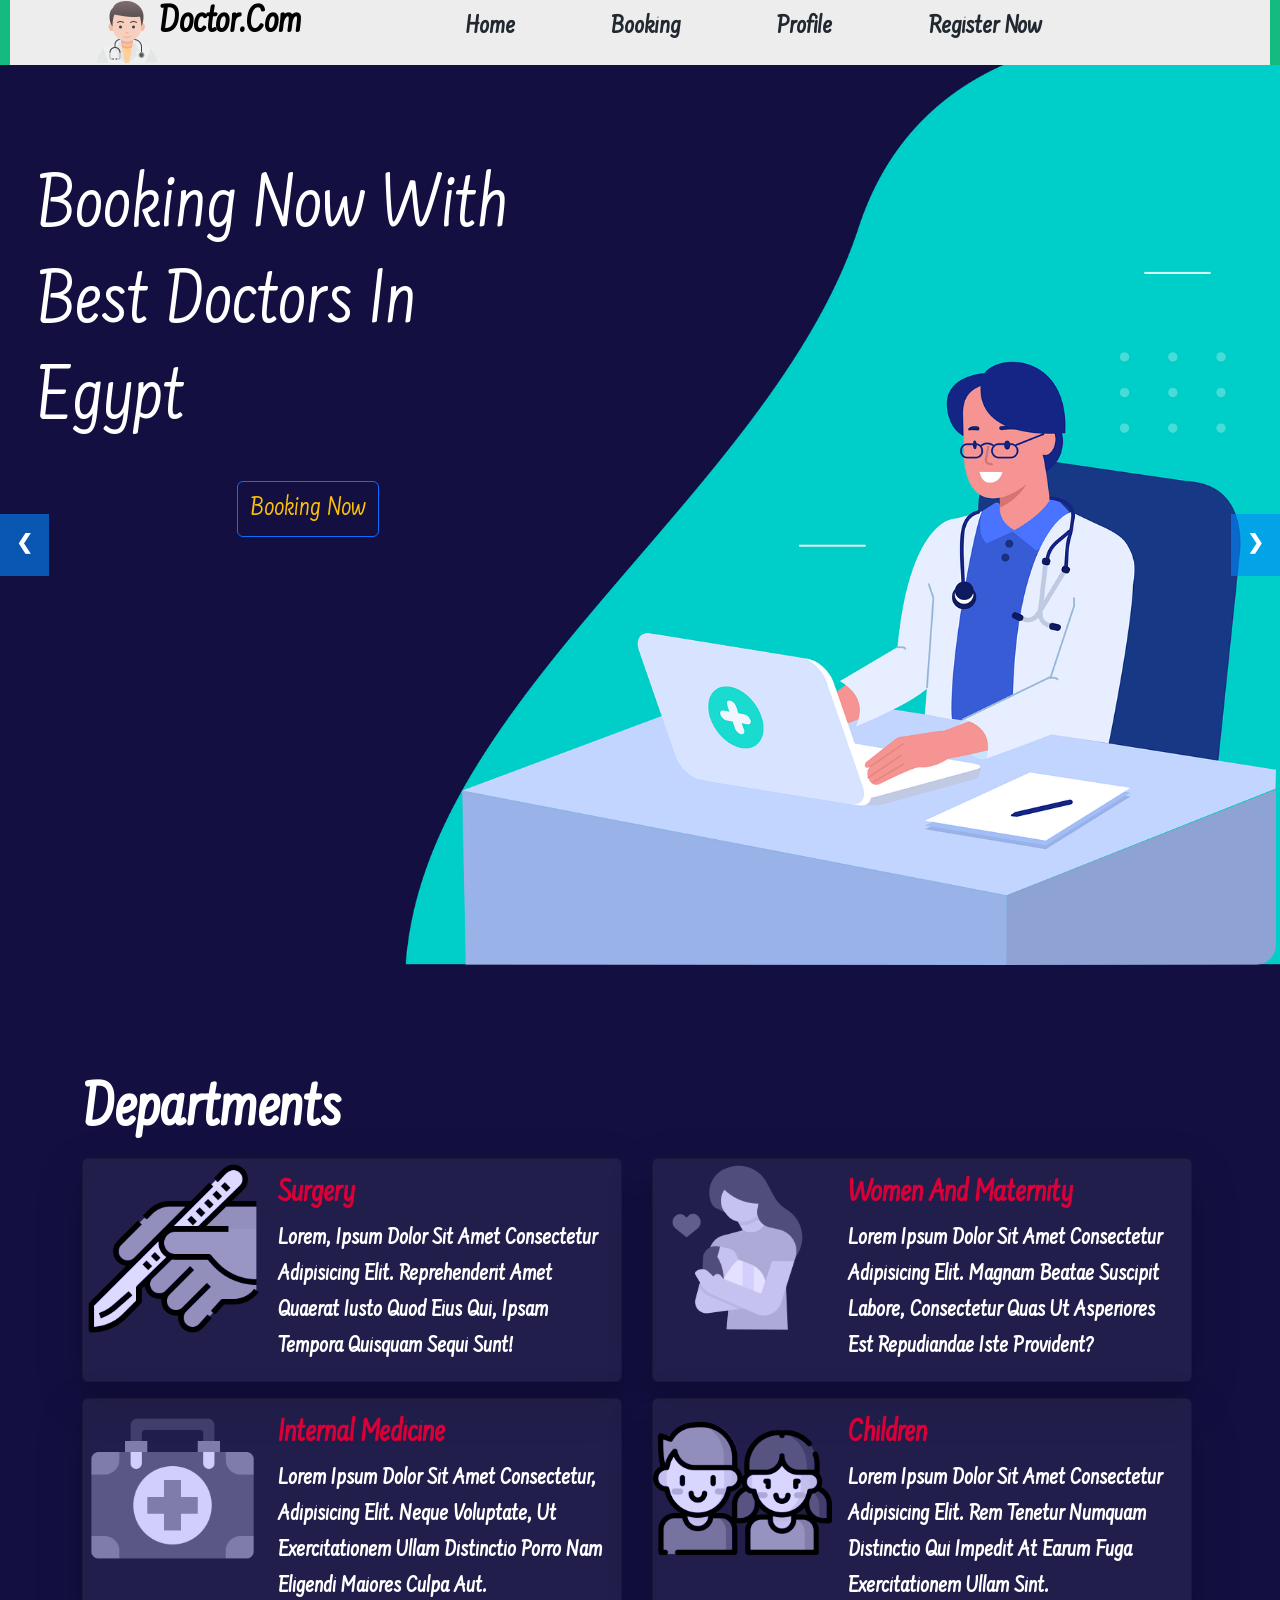
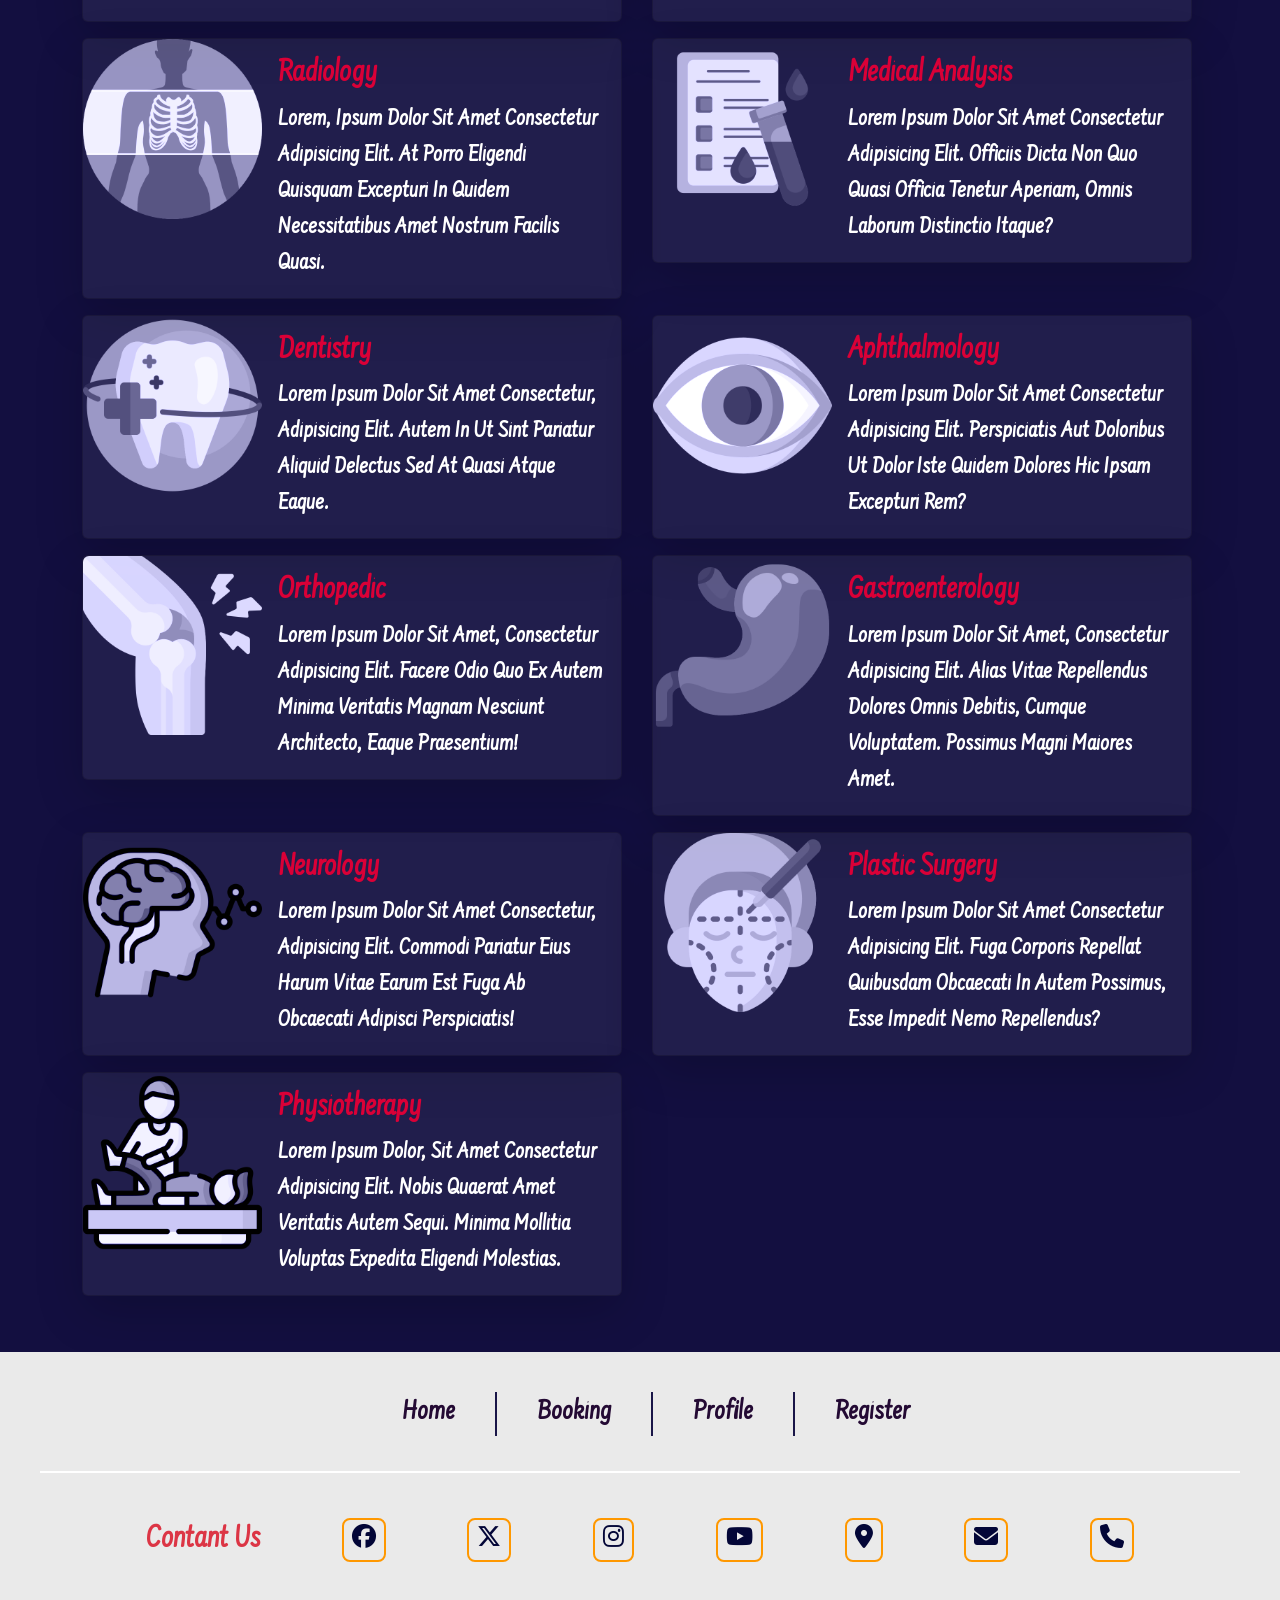
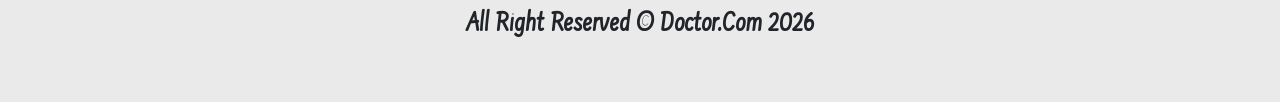
<file: index.html>
<!DOCTYPE html>
<html lang="en">

<head>
    <meta charset="UTF-8">
    <meta name="viewport" content="width=device-width, initial-scale=1.0">
    <title>Doctor.Com</title>
    <link rel="shortcut icon" href="./img/doctor.png" type="image/x-icon">
    <!-- Start CSS Style -->
    <link rel="stylesheet" href="https://cdnjs.cloudflare.com/ajax/libs/font-awesome/6.5.1/css/all.min.css"
        integrity="sha512-DTOQO9RWCH3ppGqcWaEA1BIZOC6xxalwEsw9c2QQeAIftl+Vegovlnee1c9QX4TctnWMn13TZye+giMm8e2LwA=="
        crossorigin="anonymous" referrerpolicy="no-referrer" />
    <link rel="stylesheet" href="https://cdnjs.cloudflare.com/ajax/libs/animate.css/4.1.1/animate.min.css"
        integrity="sha512-c42qTSw/wPZ3/5LBzD+Bw5f7bSF2oxou6wEb+I/lqeaKV5FDIfMvvRp772y4jcJLKuGUOpbJMdg/BTl50fJYAw=="
        crossorigin="anonymous" referrerpolicy="no-referrer" />
    <link href="https://cdn.jsdelivr.net/npm/bootstrap@5.3.3/dist/css/bootstrap.min.css" rel="stylesheet"
        integrity="sha384-QWTKZyjpPEjISv5WaRU9OFeRpok6YctnYmDr5pNlyT2bRjXh0JMhjY6hW+ALEwIH" crossorigin="anonymous">
    <link rel="stylesheet" href="./css/master.css">
    <!-- End CSS Style -->
</head>

<body>
    <!-- Start Navbar  -->
    <nav>
        <div class="logo-website d-flex">
            <img src="./img/doctor.png" alt="doctor">
            <h1 class=" fw-bold text-black">doctor.com</h1>
        </div><!-- logo-website -->

        <span class="btn btn-primary menu-btn" id="menu-btn">
            <i class="fa-solid fa-bars fa-lg"></i>
        </span><!-- menu-btn -->

        <ul class="nav-links" id="menu-list">
            <li class="nav-link"><a href="./index.html">home</a></li>
            <li class="nav-link"><a href="./Booking.html">Booking</a></li>
            <li class="nav-link"><a href="#">profile</a></li>
            <li class="nav-link"><a href="#">register now</a></li>
            <li class="nav-link"><button type="button"
                    class="btn btn-outline-danger button-close fw-bolder  position-absolute top-0 end-0 mt-1 me-1"
                    id="btn-close"><i class="fa-solid fa-circle-xmark"></i></button></li>
        </ul><!-- nav-links -->
    </nav>
    <!-- End Navbar  -->
    <!-- Start Header -->
    <header>
        <div class="slide-contents">
            <div class="slide">
                <div class="row">
                    <div
                        class="col-md-6 position-absolute z-2 mt-5 p-5 d-flex justify-content-center align-items-center flex-column">
                        <h2 class="display-1 text-white">booking now with best doctors in egypt</h2>
                        <a href="./Booking.html" class="btn mt-4 btn-outline-primary text-warning fs-3">booking now</a>
                    </div>
                </div>
            </div><!-- Slide 01 -->
            <div class="slide">
                <div class="row">
                    <div
                        class="col-md-6 position-absolute z-2 mt-5 p-5 d-flex justify-content-center align-items-center flex-column">
                        <h2 class=" display-1 text-white">Now know your health condition through Doctor.com</h2>
                        <a href="#" class="btn mt-4 btn-outline-primary text-warning fs-3">profile</a>
                    </div>
                </div>
            </div><!-- Slide 02 -->
            <div class="slide">
                <div class="row">
                    <div
                        class="col-md-6 position-absolute z-2 mt-5 p-5 d-flex justify-content-center align-items-center flex-column">
                        <h2 class="display-1 text-white">departments of community</h2>
                        <div class="row gap-3">
                            <div class="col-2">
                                <img src="./img/surgery.png" class="img-fluid rounded mx-auto d-block" alt="...">
                            </div>
                            <div class="col-2">
                                <img src="./img/mother.png" class="img-fluid rounded mx-auto d-block" alt="...">
                            </div>
                            <div class="col-2">
                                <img src="./img/first-aid-kit.png" class="img-fluid rounded mx-auto d-block" alt="...">
                            </div>
                            <div class="col-2">
                                <img src="./img/children.png" class="img-fluid rounded mx-auto d-block" alt="...">
                            </div>
                            <div class="col-2">
                                <img src="./img/x-ray.png" class="img-fluid rounded mx-auto d-block" alt="...">
                            </div>
                            <div class="col-2">
                                <img src="./img/blood-analysis.png" class="img-fluid rounded mx-auto d-block" alt="...">
                            </div>
                            <div class="col-2">
                                <img src="./img/dentistry.png" class="img-fluid rounded mx-auto d-block" alt="...">
                            </div>
                            <div class="col-2">
                                <img src="./img/eye.png" class="img-fluid rounded mx-auto d-block" alt="...">
                            </div>
                            <div class="col-2">
                                <img src="./img/arthritis.png" class="img-fluid rounded mx-auto d-block" alt="...">
                            </div>
                            <div class="col-2">
                                <img src="./img/stomach.png" class="img-fluid rounded mx-auto d-block" alt="...">
                            </div>
                            <div class="col-2">
                                <img src="./img/neurology.png" class="img-fluid rounded mx-auto d-block" alt="...">
                            </div>
                            <div class="col-2">
                                <img src="./img/face-marking.png" class="img-fluid rounded mx-auto d-block" alt="...">
                            </div>
                            <div class="col-2">
                                <img src="./img/physical-therapy.png" class="img-fluid rounded mx-2 d-block" alt="...">
                            </div>
                        </div>
                    </div>
                </div>
            </div><!-- Slide 03 -->
            <div class="slide mt-5">
                <div class="row mt-5">
                    <div
                        class="col-md-6 position-absolute z-2 mt-5 p-5 d-flex justify-content-center align-items-center flex-column">
                        <h2 class="display-1 text-white">register now with us</h2>
                        <a href="#" class="btn mt-4 btn-outline-primary text-warning fs-3">register now</a>
                    </div>
                </div>
            </div><!-- Slide 04 -->
            <!-- Add more slide as i needed -->
            <a class="prev" onclick="previousSlides()">&#10094;</a>
            <a class="next" onclick="nextSlides()">&#10095;</a>
        </div><!-- slide-contents -->
    </header>
    <!-- End Header -->
    <!-- Start Main-contents -->
    <main>

        <section class="container mt-5">
            <h2 class=" fw-bolder display-3 text-white">departments</h2>
            <div class="row">
                <div class="col-md-6 col-sm-12">
                    <div class="card mb-3 shadow-lg" style="max-width: 540px;">
                        <div class="row g-0">
                            <div class="col-4">
                                <img src="./img/surgery.png" class="img-fluid rounded-start" alt="...">
                            </div>
                            <div class="col-md-8">
                                <div class="card-body">
                                    <h5 class="card-title fs-2 fw-bold text-white">surgery</h5>
                                    <p class="card-text text-white">Lorem, ipsum dolor sit amet consectetur adipisicing
                                        elit.
                                        Reprehenderit amet quaerat iusto quod eius qui, ipsam tempora quisquam sequi
                                        sunt!</p>
                                </div>
                            </div>
                        </div>
                    </div>
                </div>

                <div class="col-md-6 col-sm-12">
                    <div class="card mb-3 shadow-lg" style="max-width: 540px;">
                        <div class="row g-0">
                            <div class="col-4">
                                <img src="./img/mother.png" class="img-fluid rounded-start" alt="...">
                            </div>
                            <div class="col-md-8">
                                <div class="card-body">
                                    <h5 class="card-title fs-2 fw-bold text-white">women and maternity</h5>
                                    <p class="card-text text-white">Lorem ipsum dolor sit amet consectetur adipisicing
                                        elit. Magnam
                                        beatae suscipit labore, consectetur quas ut asperiores est repudiandae iste
                                        provident?</p>
                                </div>
                            </div>
                        </div>
                    </div>
                </div>

                <div class="col-md-6 col-sm-12">
                    <div class="card mb-3 shadow-lg" style="max-width: 540px;">
                        <div class="row g-0">
                            <div class="col-4">
                                <img src="./img/first-aid-kit.png" class="img-fluid rounded-start" alt="...">
                            </div>
                            <div class="col-md-8">
                                <div class="card-body">
                                    <h5 class="card-title fs-2 fw-bold text-white">internal medicine</h5>
                                    <p class="card-text text-white">Lorem ipsum dolor sit amet consectetur, adipisicing
                                        elit. Neque
                                        voluptate, ut exercitationem ullam distinctio porro nam eligendi maiores culpa
                                        aut.</p>
                                </div>
                            </div>
                        </div>
                    </div>
                </div>

                <div class="col-md-6 col-sm-12">
                    <div class="card mb-3 shadow-lg" style="max-width: 540px;">
                        <div class="row g-0">
                            <div class="col-4">
                                <img src="./img/children.png" class="img-fluid rounded-start" alt="...">
                            </div>
                            <div class="col-md-8">
                                <div class="card-body">
                                    <h5 class="card-title fs-2 fw-bold text-white">children</h5>
                                    <p class="card-text text-white">Lorem ipsum dolor sit amet consectetur adipisicing
                                        elit. Rem
                                        tenetur numquam distinctio qui impedit at earum fuga exercitationem ullam sint.
                                    </p>
                                </div>
                            </div>
                        </div>
                    </div>
                </div>

                <div class="col-md-6 col-sm-12">
                    <div class="card mb-3 shadow-lg" style="max-width: 540px;">
                        <div class="row g-0">
                            <div class="col-4">
                                <img src="./img/x-ray.png" class="img-fluid rounded-start" alt="...">
                            </div>
                            <div class="col-md-8">
                                <div class="card-body">
                                    <h5 class="card-title fs-2 fw-bold text-white">radiology</h5>
                                    <p class="card-text text-white">Lorem, ipsum dolor sit amet consectetur adipisicing
                                        elit. At
                                        porro eligendi quisquam excepturi in quidem necessitatibus amet nostrum facilis
                                        quasi.</p>
                                </div>
                            </div>
                        </div>
                    </div>
                </div>

                <div class="col-md-6 col-sm-12">
                    <div class="card mb-3 shadow-lg" style="max-width: 540px;">
                        <div class="row g-0">
                            <div class="col-4">
                                <img src="./img/blood-analysis.png" class="img-fluid rounded-start" alt="...">
                            </div>
                            <div class="col-md-8">
                                <div class="card-body">
                                    <h5 class="card-title fs-2 fw-bold text-white">medical analysis</h5>
                                    <p class="card-text text-white">Lorem ipsum dolor sit amet consectetur adipisicing
                                        elit.
                                        Officiis dicta non quo quasi officia tenetur aperiam, omnis laborum distinctio
                                        itaque?</p>
                                </div>
                            </div>
                        </div>
                    </div>
                </div>

                <div class="col-md-6 col-sm-12">
                    <div class="card mb-3 shadow-lg" style="max-width: 540px;">
                        <div class="row g-0">
                            <div class="col-4">
                                <img src="./img/dentistry.png" class="img-fluid rounded-start" alt="...">
                            </div>
                            <div class="col-md-8">
                                <div class="card-body">
                                    <h5 class="card-title fs-2 fw-bold text-white">dentistry</h5>
                                    <p class="card-text text-white">Lorem ipsum dolor sit amet consectetur, adipisicing
                                        elit. Autem
                                        in ut sint pariatur aliquid delectus sed at quasi atque eaque.</p>
                                </div>
                            </div>
                        </div>
                    </div>
                </div>

                <div class="col-md-6 col-sm-12">
                    <div class="card mb-3 shadow-lg" style="max-width: 540px;">
                        <div class="row g-0">
                            <div class="col-4">
                                <img src="./img/eye.png" class="img-fluid rounded-start" alt="...">
                            </div>
                            <div class="col-md-8">
                                <div class="card-body">
                                    <h5 class="card-title fs-2 fw-bold text-white">aphthalmology</h5>
                                    <p class="card-text text-white">Lorem ipsum dolor sit amet consectetur adipisicing
                                        elit.
                                        Perspiciatis aut doloribus ut dolor iste quidem dolores hic ipsam excepturi rem?
                                    </p>
                                </div>
                            </div>
                        </div>
                    </div>
                </div>

                <div class="col-md-6 col-sm-12">
                    <div class="card mb-3 shadow-lg" style="max-width: 540px;">
                        <div class="row g-0">
                            <div class="col-4">
                                <img src="./img/arthritis.png" class="img-fluid rounded-start" alt="...">
                            </div>
                            <div class="col-md-8">
                                <div class="card-body">
                                    <h5 class="card-title fs-2 fw-bold text-white">orthopedic</h5>
                                    <p class="card-text text-white">Lorem ipsum dolor sit amet, consectetur adipisicing
                                        elit.
                                        Facere odio quo ex autem minima veritatis magnam nesciunt architecto, eaque
                                        praesentium!</p>
                                </div>
                            </div>
                        </div>
                    </div>
                </div>

                <div class="col-md-6 col-sm-12">
                    <div class="card mb-3 shadow-lg" style="max-width: 540px;">
                        <div class="row g-0">
                            <div class="col-4">
                                <img src="./img/stomach.png" class="img-fluid rounded-start" alt="...">
                            </div>
                            <div class="col-md-8">
                                <div class="card-body">
                                    <h5 class="card-title fs-2 fw-bold text-white">gastroenterology</h5>
                                    <p class="card-text text-white">Lorem ipsum dolor sit amet, consectetur adipisicing
                                        elit. Alias
                                        vitae repellendus dolores omnis debitis, cumque voluptatem. Possimus magni
                                        maiores amet.</p>
                                </div>
                            </div>
                        </div>
                    </div>
                </div>

                <div class="col-md-6 col-sm-12">
                    <div class="card mb-3 shadow-lg" style="max-width: 540px;">
                        <div class="row g-0">
                            <div class="col-4">
                                <img src="./img/neurology.png" class="img-fluid rounded-start" alt="...">
                            </div>
                            <div class="col-md-8">
                                <div class="card-body">
                                    <h5 class="card-title fs-2 fw-bold text-white">neurology</h5>
                                    <p class="card-text text-white">Lorem ipsum dolor sit amet consectetur, adipisicing
                                        elit.
                                        Commodi pariatur eius harum vitae earum est fuga ab obcaecati adipisci
                                        perspiciatis!</p>
                                </div>
                            </div>
                        </div>
                    </div>
                </div>

                <div class="col-md-6 col-sm-12">
                    <div class="card mb-3 shadow-lg" style="max-width: 540px;">
                        <div class="row g-0">
                            <div class="col-4">
                                <img src="./img/face-marking.png" class="img-fluid rounded-start" alt="...">
                            </div>
                            <div class="col-md-8">
                                <div class="card-body">
                                    <h5 class="card-title fs-2 fw-bold text-white">plastic surgery</h5>
                                    <p class="card-text text-white">Lorem ipsum dolor sit amet consectetur adipisicing
                                        elit. Fuga
                                        corporis repellat quibusdam obcaecati in autem possimus, esse impedit nemo
                                        repellendus?</p>
                                </div>
                            </div>
                        </div>
                    </div>
                </div>

                <div class="col-md-6 col-sm-12">
                    <div class="card mb-3 shadow-lg" style="max-width: 540px;">
                        <div class="row g-0">
                            <div class="col-4">
                                <img src="./img/physical-therapy.png" class="img-fluid rounded-start" alt="...">
                            </div>
                            <div class="col-md-8">
                                <div class="card-body">
                                    <h5 class="card-title fs-2 fw-bold text-white">physiotherapy</h5>
                                    <p class="card-text text-white">Lorem ipsum dolor, sit amet consectetur adipisicing
                                        elit. Nobis
                                        quaerat amet veritatis autem sequi. Minima mollitia voluptas expedita eligendi
                                        molestias.</p>
                                </div>
                            </div>
                        </div>
                    </div>
                </div>
            </div>
        </section>
    </main>


    <!-- Start Footer -->
    <footer>
        <nav class="navFooter">
            <ul>
                <li><a href="./index.html">Home</a></li>
                <li><a href="./Booking.html">Booking</a></li>
                <li><a href="#">profile</a></li>
                <li><a href="#">register</a></li>
            </ul>
        </nav><!-- navFooter -->
        <ul class="icons">
            <li class="text-danger fs-2 fw-bold">contant us</li>
            <li><a href="#"><i class="fa-brands fa-facebook"></i></a></li>
            <li><a href="#"><i class="fa-brands fa-x-twitter"></i></a></li>
            <li><a href="#"><i class="fa-brands fa-instagram"></i></a></li>
            <li><a href="#"><i class="fa-brands fa-youtube"></i></a></li>
            <li><a href="https://maps.app.goo.gl/2qenQ4BpMGwGyyDz8"><i class="fa-solid fa-location-dot"></i></a></li>
            <li><a href="mailto:mkids1140@gmail.com"><i class="fa-solid fa-envelope"></i></a></li>
            <li><a href="tel:+201026055047"><i class="fa-solid fa-phone"></i></a></li>
        </ul>
        <p class="text-center fs-3 text-dark">all right reserved &copy; doctor.com <span id="current-year"></span></p>
    </footer>
    <!-- End Footer -->
    <!-- Start JS Files -->
    <script src="https://cdn.jsdelivr.net/npm/bootstrap@5.3.3/dist/js/bootstrap.bundle.min.js"
        integrity="sha384-YvpcrYf0tY3lHB60NNkmXc5s9fDVZLESaAA55NDzOxhy9GkcIdslK1eN7N6jIeHz"
        crossorigin="anonymous"></script>
    <script src="./js/main.js"></script>
    <!-- End JS Files -->

</body>

</html>
</file>
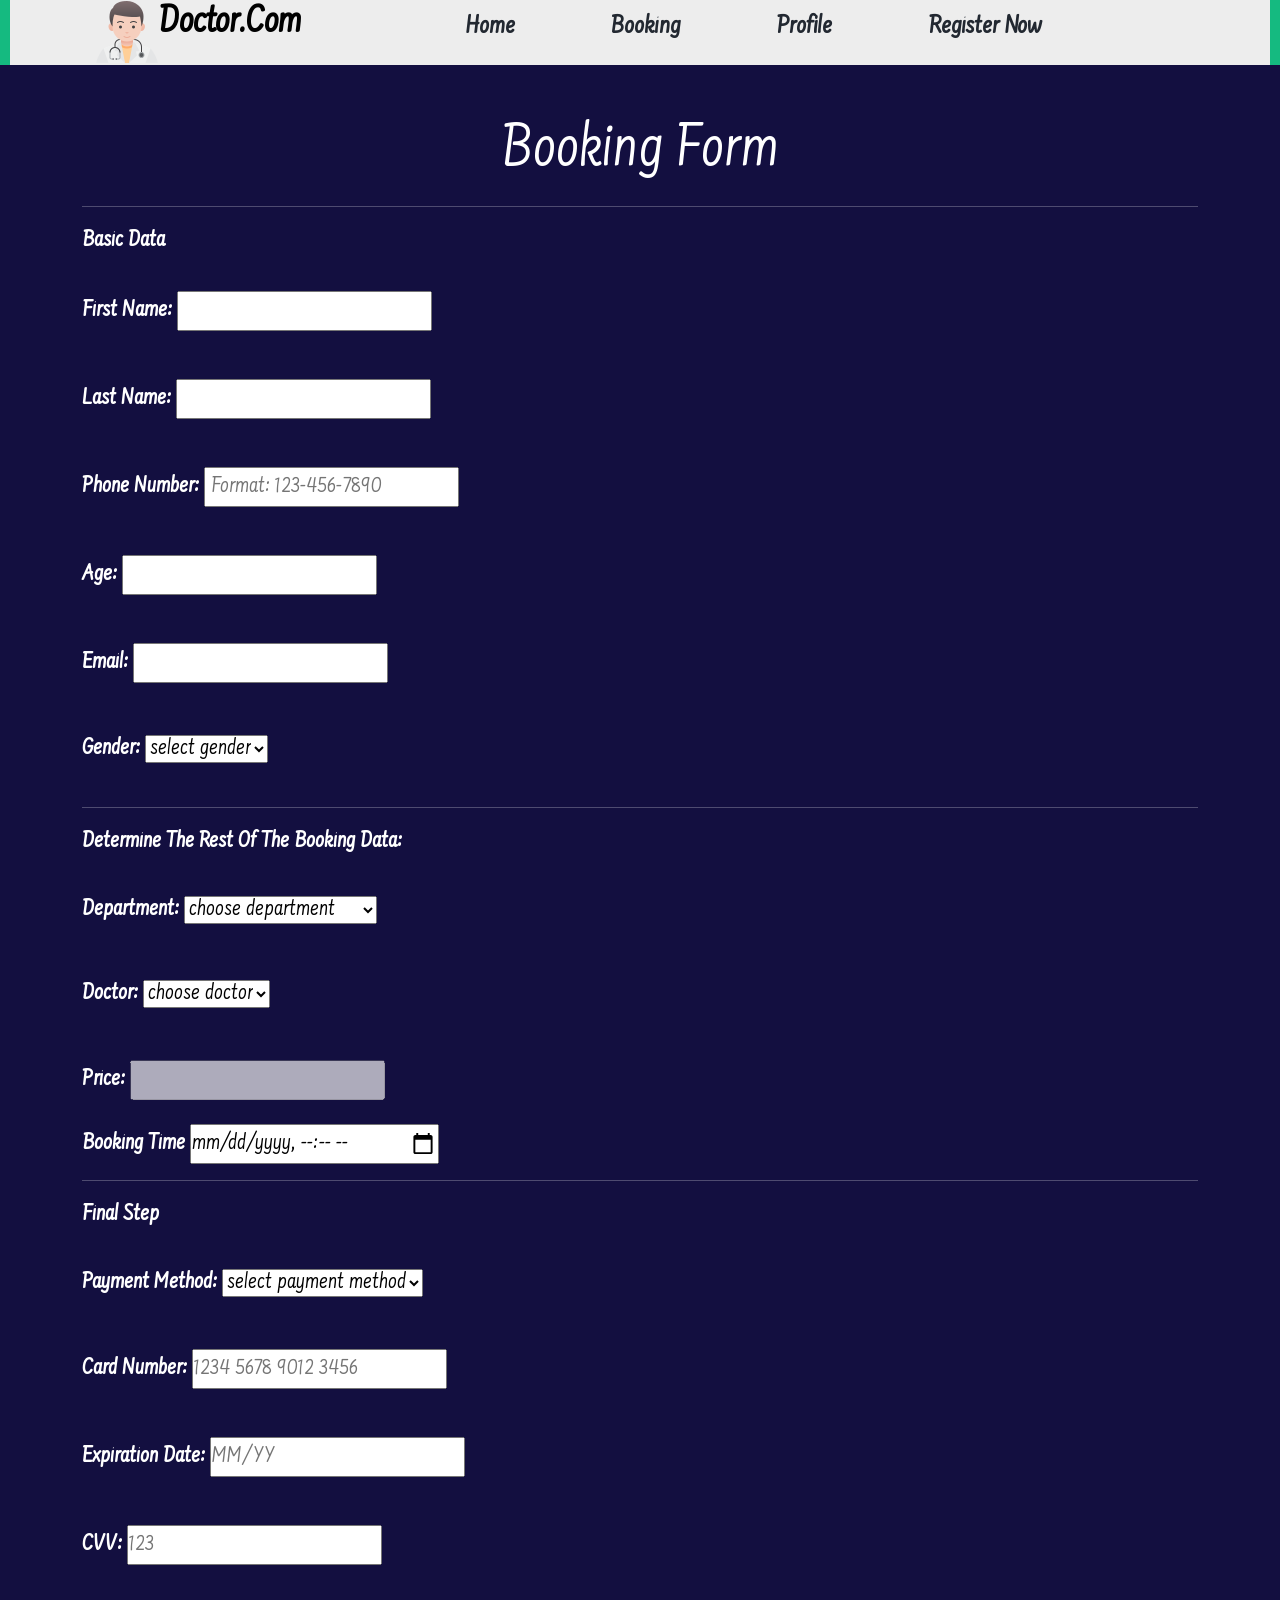
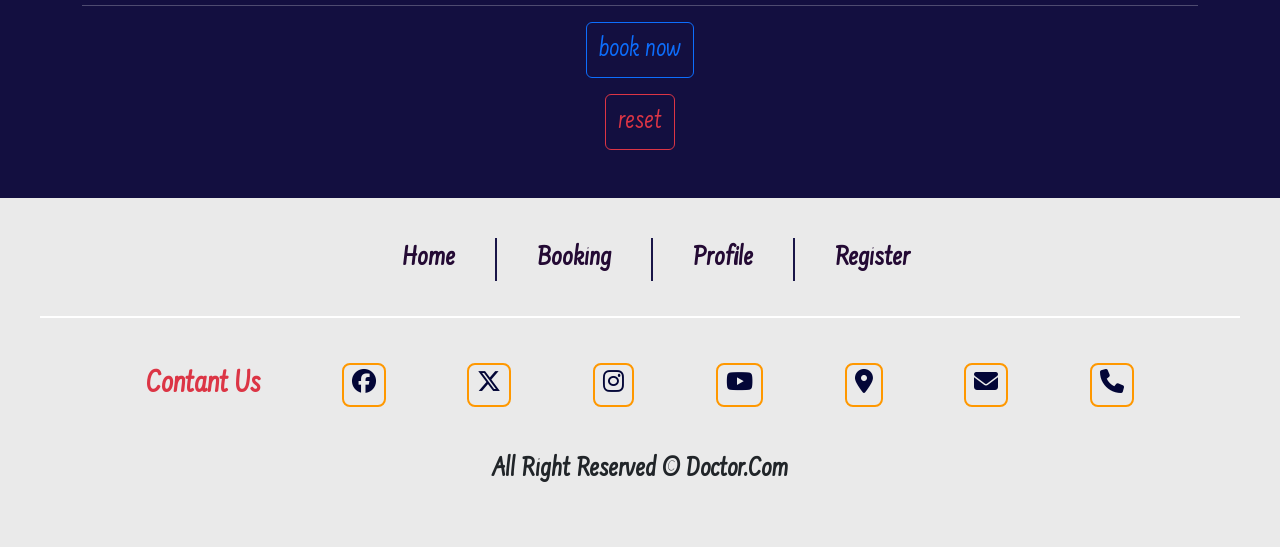
<file: Booking.html>
<!DOCTYPE html>
<html lang="en">

<head>
    <meta charset="UTF-8">
    <meta name="viewport" content="width=device-width, initial-scale=1.0">
    <title>Booking</title>
    <link rel="shortcut icon" href="./img/doctor.png" type="image/x-icon">
    <!-- Start CSS Style -->
    <link rel="stylesheet" href="https://cdnjs.cloudflare.com/ajax/libs/font-awesome/6.5.1/css/all.min.css"
        integrity="sha512-DTOQO9RWCH3ppGqcWaEA1BIZOC6xxalwEsw9c2QQeAIftl+Vegovlnee1c9QX4TctnWMn13TZye+giMm8e2LwA=="
        crossorigin="anonymous" referrerpolicy="no-referrer" />
    <link rel="stylesheet" href="https://cdnjs.cloudflare.com/ajax/libs/animate.css/4.1.1/animate.min.css"
        integrity="sha512-c42qTSw/wPZ3/5LBzD+Bw5f7bSF2oxou6wEb+I/lqeaKV5FDIfMvvRp772y4jcJLKuGUOpbJMdg/BTl50fJYAw=="
        crossorigin="anonymous" referrerpolicy="no-referrer" />
    <link href="https://cdn.jsdelivr.net/npm/bootstrap@5.3.3/dist/css/bootstrap.min.css" rel="stylesheet"
        integrity="sha384-QWTKZyjpPEjISv5WaRU9OFeRpok6YctnYmDr5pNlyT2bRjXh0JMhjY6hW+ALEwIH" crossorigin="anonymous">
    <link rel="stylesheet" href="./css/master.css">
    <!-- End CSS Style -->
</head>

<body>
    <!-- Start Navbar  -->
    <nav>
        <div class="logo-website d-flex">
            <img src="./img/doctor.png" alt="doctor">
            <h1 class=" fw-bold text-black">doctor.com</h1>
        </div><!-- logo-website -->

        <span class="btn btn-primary menu-btn" id="menu-btn">
            <i class="fa-solid fa-bars fa-lg"></i>
        </span><!-- menu-btn -->

        <ul class="nav-links" id="menu-list">
            <li class="nav-link"><a href="./index.html">home</a></li>
            <li class="nav-link"><a href="./Booking.html">Booking</a></li>
            <li class="nav-link"><a href="#">profile</a></li>
            <li class="nav-link"><a href="#">register now</a></li>
            <li class="nav-link"><button type="button"
                    class="btn btn-outline-danger button-close fw-bolder  position-absolute top-0 end-0 mt-1 me-1"
                    id="btn-close"><i class="fa-solid fa-circle-xmark"></i></button></li>
        </ul><!-- nav-links -->
    </nav>
    <!-- End Navbar  -->

    <main>
        <section class="container my-5">
            <h2 class=" text-center display-3">booking form</h2>
            <hr>
            <form id="bookingForm" enctype="multipart/form-data" method="post">
                <fieldset class="my-3" id="basic-data">
                    <legend>basic data</legend>
                    <div class="form-group py-4">
                        <label for="firstName">first name:</label>
                        <input type="text" id="firstName" name="firstName" required>
                        <span id="firstNameERROR"></span>
                    </div><!-- first name -->
                    <div class="form-group py-4">
                        <label for="lastName">last name:</label>
                        <input type="text" name="lastName" id="lastName" required>
                        <small id="lastNameERROR"></small>
                    </div><!-- last name -->
                    <div class="form-group py-4">
                        <label for="phoneNumber">phone number:</label>
                        <input type="tel" name="phoneNumber" id="phoneNumber" required
                            placeholder=" Format: 123-456-7890 ">
                        <span id="phoneNumberERROR"></span>
                    </div><!-- phone number -->
                    <div class="form-group py-4">
                        <label for="age">age:</label>
                        <input type="number" name="age" id="age" required min="1">
                        <span id="ageERROR"></span>
                    </div><!-- age -->
                    <div class="form-group py-4">
                        <label for="email">email:</label>
                        <input type="email" name="email" id="email" required>
                        <span id="emailERROR"></span>
                    </div><!-- email -->
                    <div class="form-group py-4">
                        <label for="gender">gender:</label>
                        <select name="gender" id="gender" required>
                            <option value="">select gender</option>
                            <option value="male">male</option>
                            <option value="female">female</option>
                            <option value="other">other</option>
                        </select>
                        <span id="genderERROR"></span>
                    </div><!-- gender -->
                </fieldset>
                <hr>
                <fieldset class="my-3" id="booking-data">
                    <legend>determine the rest of the booking data:</legend>
                    <div class="form-group py-4">
                        <label for="chooseDepartment">department:</label>
                        <select name="chooseDepartment" id="chooseDepartment" required>
                            <option value="" selected>choose department</option>
                        </select>
                        <span id="chooseDepartmentERROR"></span>
                    </div><!-- chooseDepartment -->
                    <div class="form-group py-4">
                        <label for="chooseDoctor">doctor:</label>
                        <select name="chooseDoctor" id="chooseDoctor" required>
                            <option value="" selected>choose doctor</option>
                        </select>
                        <span id="chooseDoctorERROR"></span>
                    </div><!-- choose doctor -->
                    <div class="form-group py-4">
                        <label for="displayPrice">price:</label>
                        <input type="text" name="displayPrice" id="displayPrice" disabled>
                    </div><!-- display price -->
                    <div class="form-group">
                        <label for="bookingTime">booking time</label>
                        <input type="datetime-local" name="bookingTime" id="bookingTime" required>
                        <span id="bookingTimeERROR"></span>
                    </div><!-- booking time -->
                </fieldset>
                <hr>
                <fieldset class="my-3">
                    <legend>final step</legend>
                    <div class="form-group py-4">
                        <label for="paymentMethod">payment method:</label>
                        <select name="paymentMethod" id="paymentMethod" required>
                            <option value="">select payment method</option>
                            <option value="creditCard">credit card</option>
                            <option value="paypal">paypal</option>
                            <option value="wizo">wizo</option>
                            <option value="bankTransfer">bank transfer</option>
                        </select>
                        <span id="paymentMethodERROR"></span>
                    </div><!-- payment method -->
                    <div class="form-group py-4">
                        <label for="cardNumber">Card Number:</label>
                        <input type="text" id="cardNumber" placeholder="1234 5678 9012 3456" required>
                        <span id="cardNumberERROR"></span>
                    </div><!-- card Number  -->
                    <div class="form-group py-4">
                        <label for="expDate">Expiration Date:</label>
                        <input type="text" id="expDate" placeholder="MM/YY" required>
                        <span id="expDateERROR"></span>
                    </div><!-- expiration date -->
                    <div class="form-group py-4">
                        <label for="cvv">CVV:</label>
                        <input type="text" id="cvv" placeholder="123" required>
                        <span id="cvvERROR"></span>
                    </div><!-- cvv -->
                </fieldset>
                <hr>
                <button type="submit" class="btn btn-outline-primary text-center d-block  mx-auto fs-3">book now</button>
                <button type="reset" class="btn btn-outline-danger text-center d-block  mx-auto fs-3 my-3">reset</button>
            </form>
        </section>
    </main>
    <!-- Start Footer -->
    <footer>
        <nav class="navFooter">
            <ul>
                <li><a href="./index.html">Home</a></li>
                <li><a href="./Booking.html">Booking</a></li>
                <li><a href="#">profile</a></li>
                <li><a href="#">register</a></li>
            </ul>
        </nav><!-- navFooter -->
        <ul class="icons">
            <li class="text-danger fs-2 fw-bold">contant us</li>
            <li><a href="#"><i class="fa-brands fa-facebook"></i></a></li>
            <li><a href="#"><i class="fa-brands fa-x-twitter"></i></a></li>
            <li><a href="#"><i class="fa-brands fa-instagram"></i></a></li>
            <li><a href="#"><i class="fa-brands fa-youtube"></i></a></li>
            <li><a href="https://maps.app.goo.gl/2qenQ4BpMGwGyyDz8"><i class="fa-solid fa-location-dot"></i></a></li>
            <li><a href="mailto:mkids1140@gmail.com"><i class="fa-solid fa-envelope"></i></a></li>
            <li><a href="tel:+201026055047"><i class="fa-solid fa-phone"></i></a></li>
        </ul>
        <p class="text-center fs-3 text-dark">all right reserved &copy; doctor.com <span id="current-year"></span></p>
    </footer>
    <!-- End Footer -->
    <!-- Start JS Files -->
    <script src="https://cdn.jsdelivr.net/npm/bootstrap@5.3.3/dist/js/bootstrap.bundle.min.js"
        integrity="sha384-YvpcrYf0tY3lHB60NNkmXc5s9fDVZLESaAA55NDzOxhy9GkcIdslK1eN7N6jIeHz"
        crossorigin="anonymous"></script>
    <script src="./js/main.js"></script>
    <script src="./js/booking.js"></script>
    <!-- End JS Files -->
</body>

</html>
</file>
<file: css/master.css>
/* Start General Rules */
@import url('https://fonts.googleapis.com/css2?family=Farsan&display=swap');

* {
    margin: 0;
    padding: 0;
    box-sizing: border-box;
}

:root {
    --border-side: 10px solid #15ba80;
    --visible: block;
    --Invisible: none;
}

body {
    font-family: "Farsan", cursive;
    font-size: 1.5rem;
    text-transform: capitalize;
    background-color: #130f40;
    color: #ffffff;
    font-weight: 900;
}

/* End General Rules */


/* Start Navbar */
nav {
    width: 100%;
    background-color: #EDEDED;
    display: flex;
    justify-content: space-evenly;
    align-items: center;
    position: relative;
    border-left: var(--border-side);
    border-right: var(--border-side);
}

nav .nav-links {
    margin-top: 0.5rem;
    list-style: none;
    display: flex;
}

nav .nav-links .nav-link {
    padding: 0 3rem;
}

nav .nav-links .nav-link a {
    width: 100%;
    text-decoration: none;
    color: #222831;
    font-size: 1.7rem;
    font-style: normal;
    font-weight: 900;
}

nav .nav-links .nav-link a:hover {
    color: #DA0037;
    transition: all 1ms cubic-bezier(0.86, 0, 0.07, 1);
    cursor: pointer;
}

nav .nav-links .nav-link .dropdown-content .nav-dropdown {
    padding: 0.2rem 0;
    border-bottom: 2px solid #222831;
}

nav .nav-links .nav-link .dropdown-content .nav-dropdown:last-child {
    border-bottom: none;
}

nav .menu-btn {
    display: none;
}

nav .nav-links .nav-link .button-close {
    display: none;
}

/* End Navbar */
/* Start Header  */
header .slide-contents {
    position: relative;
    padding-bottom: 60rem;
}

header .slide-contents .slide {
    position: absolute;
    width: 100%;
    height: 100vh;
    background-repeat: no-repeat;
    background-position: right;
    background-size: contain;
    display: none;
}

header .slide-contents .slide:nth-child(1) {
    background-image: url(../img/SlideHeader/1.png);
}

header .slide-contents .slide:nth-child(2) {
    background-image: url(../img/SlideHeader/2.png);
}

header .slide-contents .slide:nth-child(3) {
    background-image: url(../img/SlideHeader/3.png);
}

header .slide-contents .slide:nth-child(4) {
    background-image: url(../img/SlideHeader/4.png);
}

header .slide-contents .prev,
header .slide-contents .next {
    position: absolute;
    top: 50%;
    transform: translateY(-50%);
    padding: 16px;
    color: white;
    cursor: pointer;
    font-size: 20px;
    z-index: 1000;
    background-color: rgba(5, 136, 251, 0.595);
    border: none;
    text-decoration: none;
}

.prev {
    left: 0;
}

.next {
    right: 0;
}


header .slide-contents .prev:hover,
header .slide-contents .next:hover {
    background-color: #FF9800;
    transition: all 2s cubic-bezier(0.39, 0.575, 0.565, 1);
}

/* End Header  */
/* Main Contents */
main section .row .card {
    background-color: #ffffff10;
}

main section .row .card img {
    mix-blend-mode: luminosity;
}

main section .row .card .card-body .card-title {
    color: #DA0037 !important;
}

main section .row .card:hover img {
    mix-blend-mode: normal;
    transition: all 2s cubic-bezier(0.68, -0.55, 0.265, 1.55);
}

main section .row .card:hover {
    mix-blend-mode: normal;
    background: #130f40a4;
    transition: all 2s cubic-bezier(0.68, -0.55, 0.265, 1.55);
}

/* Start Footer  */

footer {
    margin-top: 2.5rem;
    padding: 2.5rem;
    background-color: #eaeaea;
}

footer .navFooter {
    background: none;
    border: none;
    border-bottom: 2px solid #ffffff;
    padding-bottom: 1.2rem;
}

footer .navFooter ul {
    list-style: none;
    display: flex;
    align-items: center;
    justify-content: space-evenly;
}

footer .navFooter ul li {
    padding-left: 2.5rem;
    padding-right: 2.5rem;
    border-right: 2px solid #1a1648;
}

footer .navFooter ul li:last-child {
    border-right: none;
}

footer .navFooter ul li a {
    display: block;
    text-decoration: none;
    font-size: 1.8rem;
    font-weight: 900;
    color: #240A34;
}

footer .navFooter ul li a:hover {
    color: #5356FF;
    transform: translateY(-1.2rem);
    transition: all 1s cubic-bezier(0.6, -0.28, 0.735, 0.045);
}

footer .icons {
    list-style: none;
    display: flex;
    justify-content: space-evenly;
    align-items: center;
    padding: 1.5rem;
    margin-top: 1.2rem;
}

footer .icons li a {
    width: 2.5rem;
    height: 2.5rem;
    padding: 0.5rem;
    border: 2px solid #FF9800;
    border-radius: 0.5rem;
    color: #030637;
}

footer .icons li a:hover {
    background: #FF9800;
    transform: translateY(1.3rem);
    transition: all 2s cubic-bezier(0.25, 0.46, 0.45, 0.94);
}

/* End Footer  */
/* Start Rergb(0, 128, 255)e Design */
/* Start Tablet Responsive */
@media screen and (min-width: 768px) and (max-width: 1200px),
(max-width: 767px) {

    /* Add Code CSS Here */
    nav .menu-btn {
        display: block;
    }

    nav .menu-btn:hover {
        transition: all 1ms cubic-bezier(0.68, -0.55, 0.265, 1.55);
        color: #ffff;
        background-color: goldenrod;
    }

    nav .nav-links {
        width: 100%;
        display: none;
        position: absolute;
        top: 3.55rem;
        background-color: #FFF0F5;
        padding-bottom: 0rem;
        z-index: 2000;
    }

    nav .nav-links .nav-link .dropdown-content {
        position: static;
        z-index: 0;
    }

    nav .nav-links .nav-link {
        margin-top: 1rem;
    }

    nav .nav-links .nav-link .button-close {
        display: block;
    }

    footer .navFooter ul {
        list-style: none;
        display: flex;
        align-items: center;
        justify-content: center;
        flex-direction: column;
    }

    footer .navFooter ul li {
        padding-left: 0.5rem;
        padding-right: 0.5rem;
        border-right: none;
        flex-grow: 20px;
    }

    footer .navFooter ul li a:hover {
        color: #E72929;
        transition: all 1s cubic-bezier(0.6, -0.28, 0.735, 0.045);
        transform: translateY(2px);
        font-weight: bolder;
    }
}

/* End Tablet Responsive */
/* Start Mobile Responsive */
@media screen and (max-width: 767px) {
    footer .icons {
        display: flex;
        justify-content: center;
        align-items: center;
        flex-direction: column;
    }

    footer .icons li {
        margin-top: 3.12rem;
    }
}

/* End Mobile Responsive */
/* End Responsive Design */
</file>
